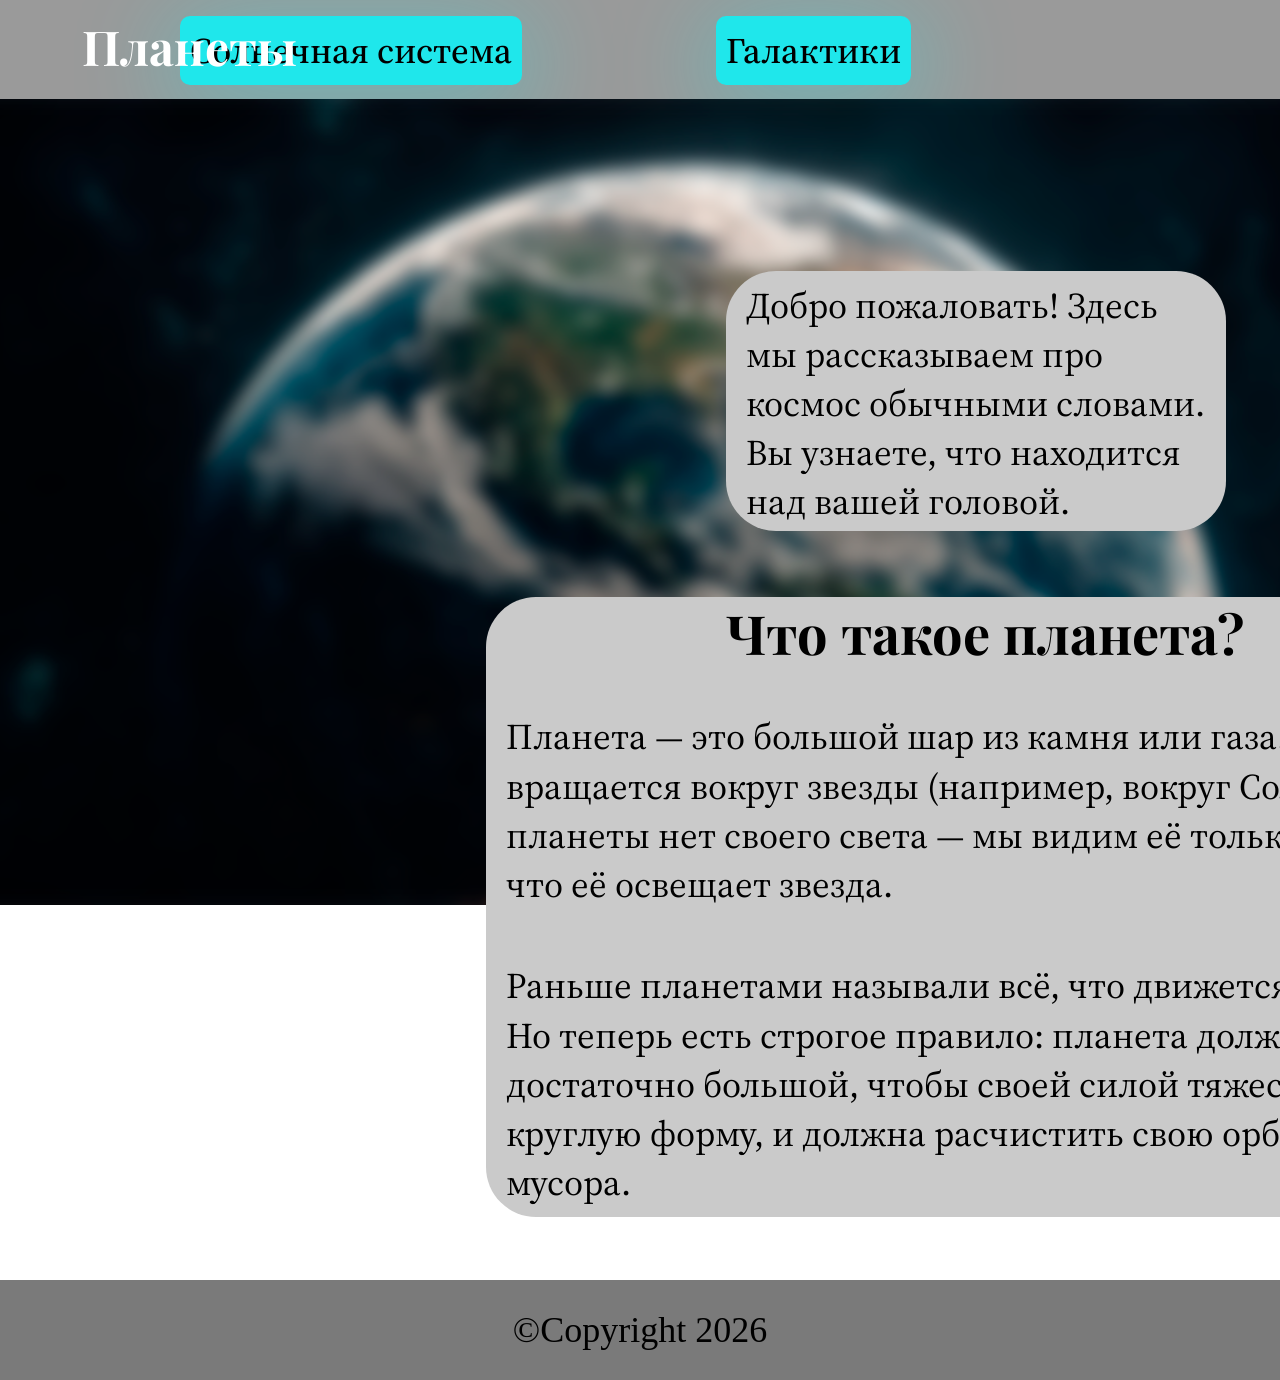
<file: index.html>
<!doctype html>
<html lang="ru">
  <head>
    <meta charset="UTF-8" />
    <meta name="viewport" content="width=device-width, initial-scale=1.0" />
    <title>Планеты</title>
    <link rel="stylesheet" href="style.css" />
    <!-- Yandex.Metrika counter -->
    <script type="text/javascript">
    (function(m,e,t,r,i,k,a){
        m[i]=m[i]||function(){(m[i].a=m[i].a||[]).push(arguments)};
        m[i].l=1*new Date();
        for (var j = 0; j < document.scripts.length; j++) {if (document.scripts[j].src === r) { return; }}
        k=e.createElement(t),a=e.getElementsByTagName(t)[0],k.async=1,k.src=r,a.parentNode.insertBefore(k,a)
    })(window, document,'script','https://mc.yandex.ru/metrika/tag.js?id=110861247', 'ym');

    ym(110861247, 'init', {ssr:true, webvisor:true, clickmap:true, ecommerce:"dataLayer", referrer: document.referrer, url: location.href, accurateTrackBounce:true, trackLinks:true});
    </script>
    <noscript><div><img src="https://mc.yandex.ru/watch/110861247" style="position:absolute; left:-9999px;" alt="" /></div></noscript>
    <!-- /Yandex.Metrika counter -->
  </head>
  <body>
    <header>
      <div class="logo">Планеты</div>
      <nav>
        <a href="sunsystem.html">Солнечная система</a>
        <a href="galaxy.html">Галактики</a>
      </nav>
    </header>
    <main>
      <img id="bg" src="images\background.svg" alt="фоновое изображение" />
      <article id="article1">
        <p>
          Добро пожаловать! Здесь мы рассказываем про космос обычными словами.
          Вы узнаете, что находится над вашей головой.
        </p>
      </article>
      <article id="article2">
        <h1>Что такое планета?</h1>
        <p>
          ᅟПланета — это большой шар из камня или газа. Он вращается вокруг
          звезды (например, вокруг Солнца). У планеты нет своего света — мы
          видим её только потому, что её освещает звезда.
        </p>
        <p>
          ᅟРаньше планетами называли всё, что движется по небу. Но теперь есть
          строгое правило: планета должна быть достаточно большой, чтобы своей
          силой тяжести сделать круглую форму, и должна расчистить свою орбиту
          от мусора.
        </p>
      </article>
    </main>
    <footer>
      <p>&copy;Copyright 2026</p>
    </footer>
  </body>
</html>
</file>
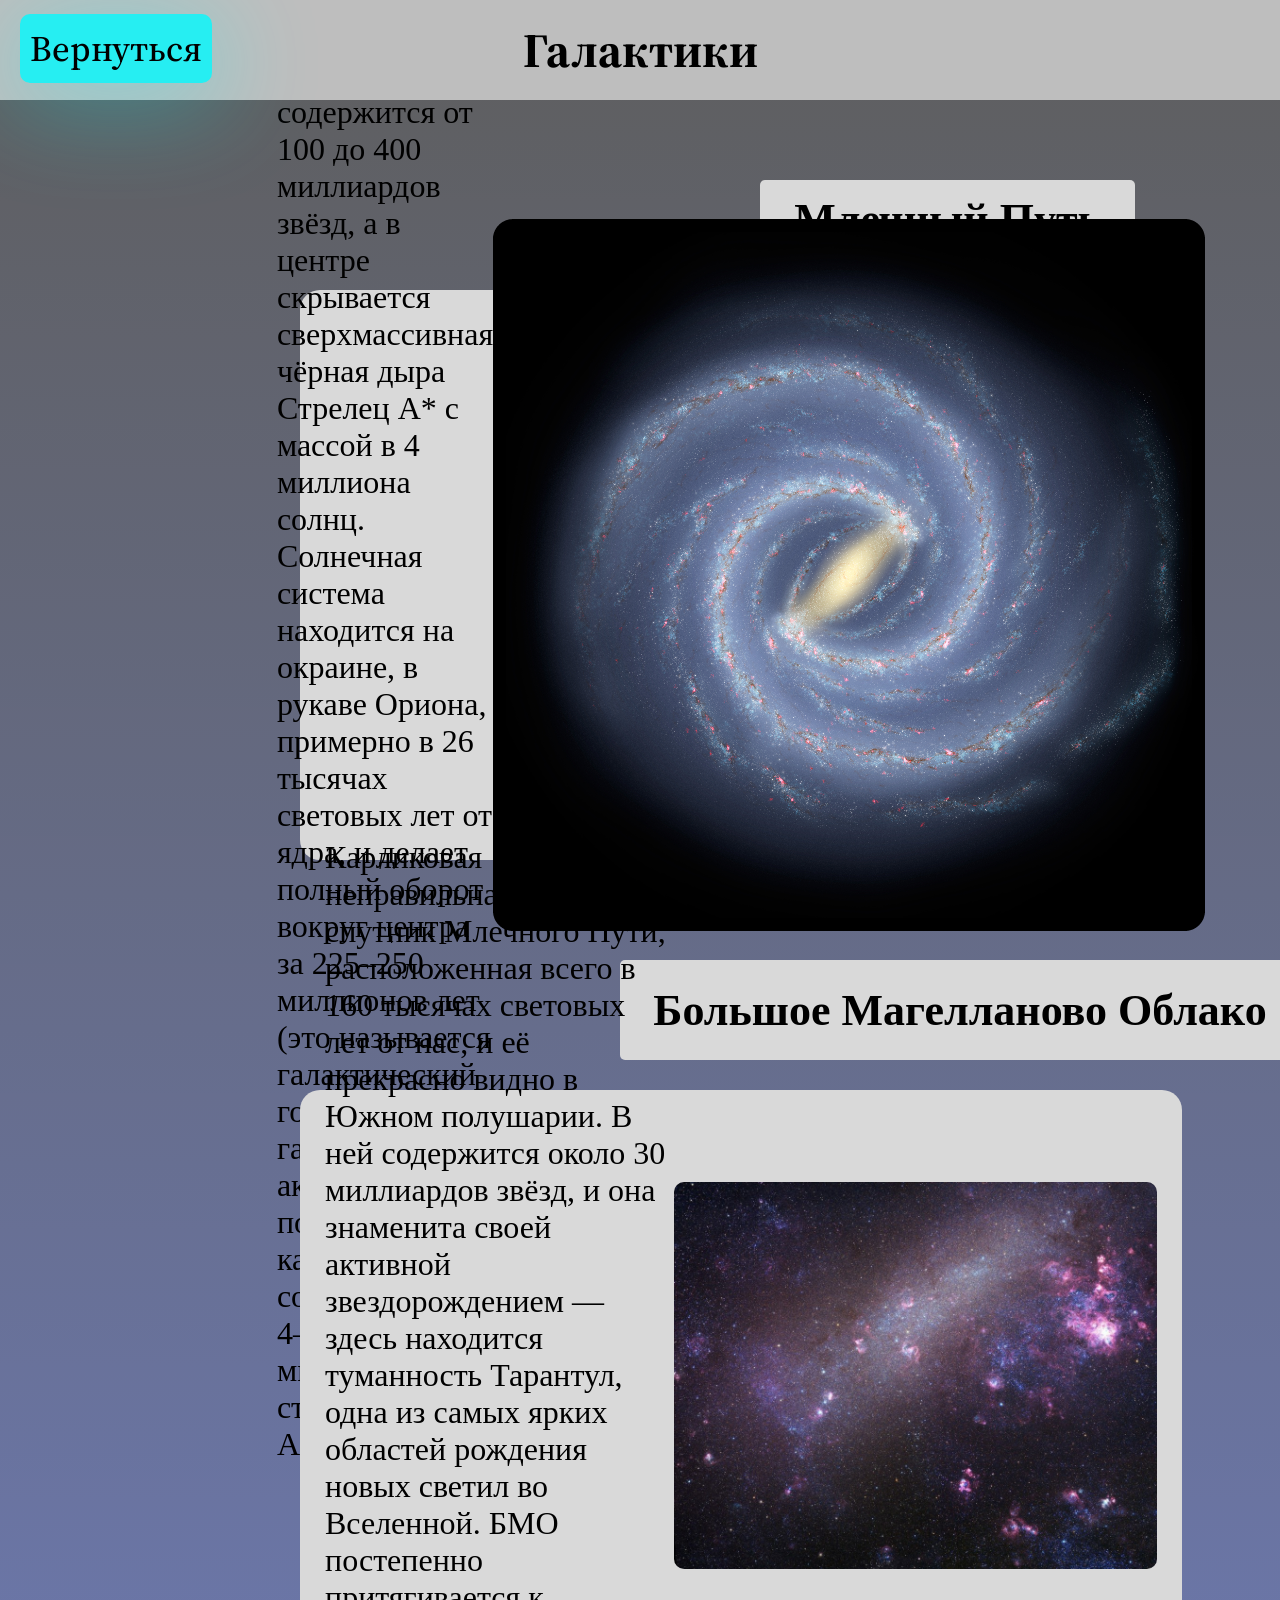
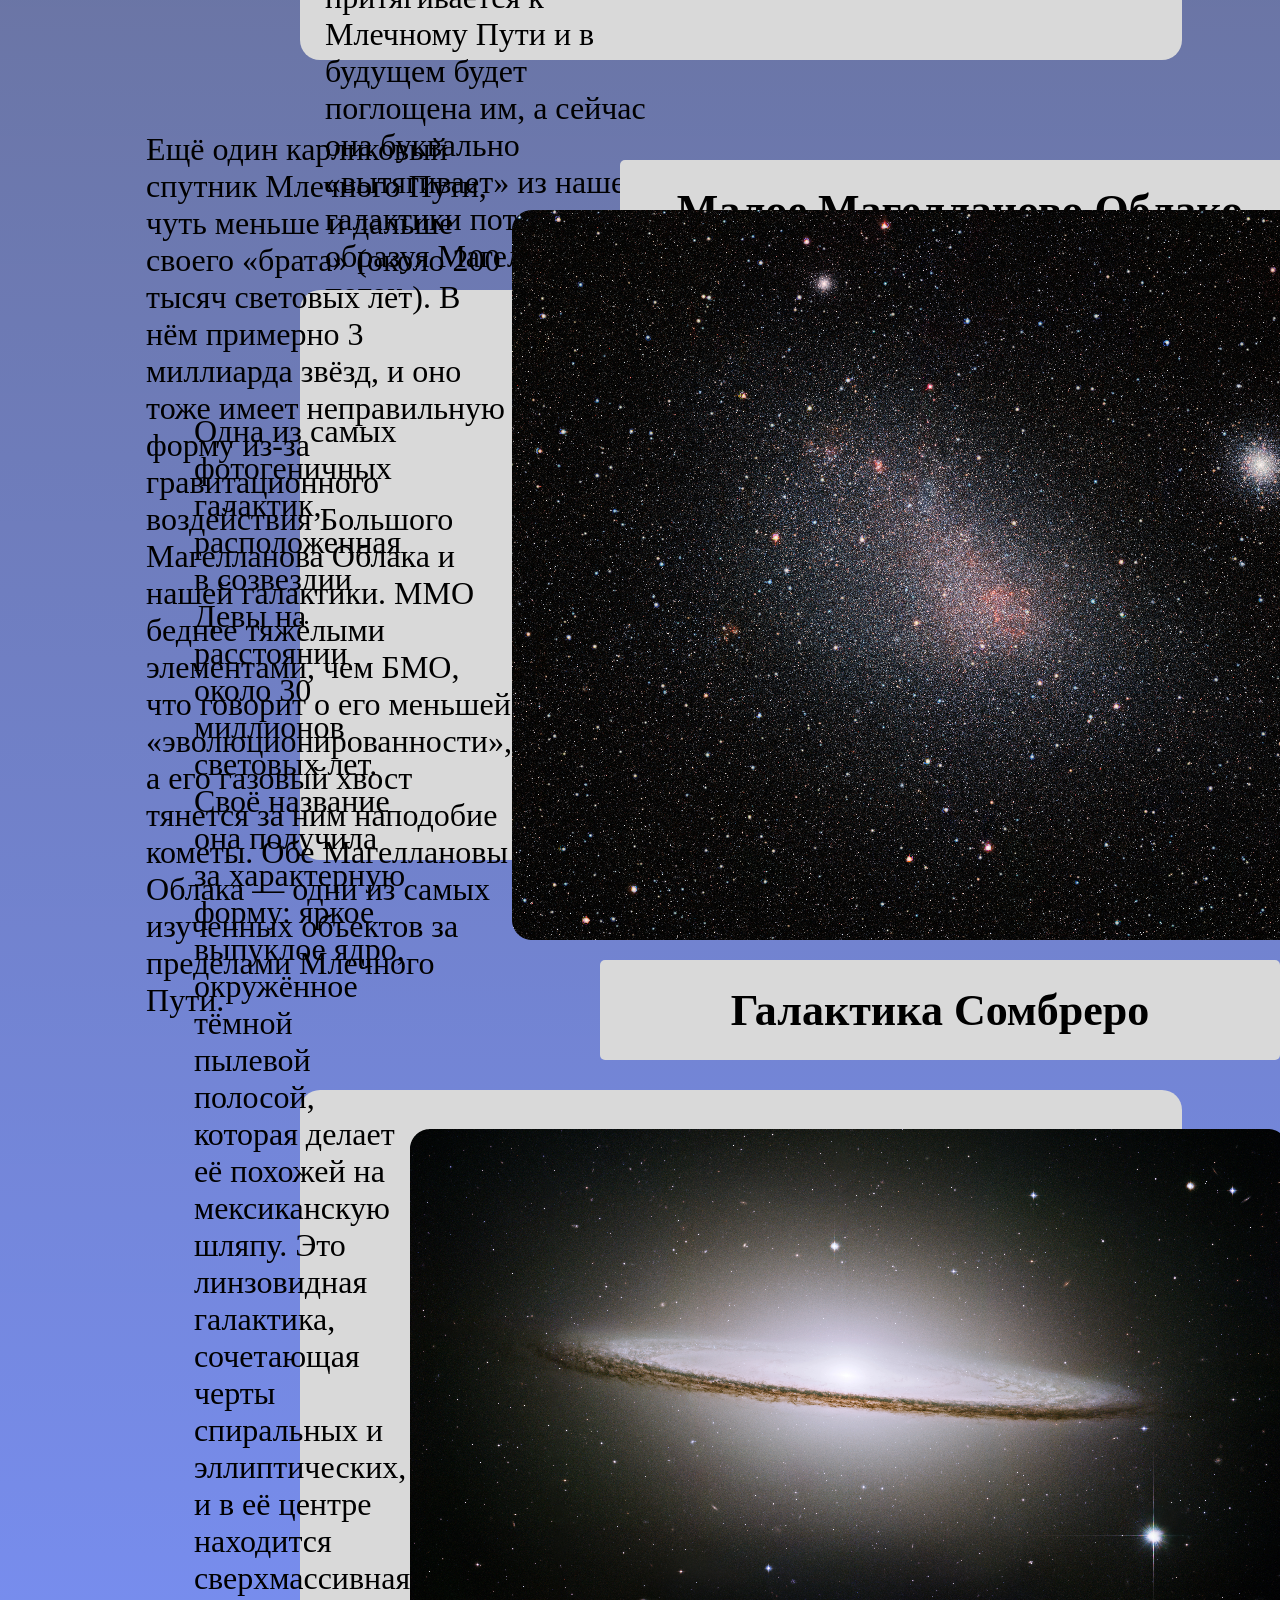
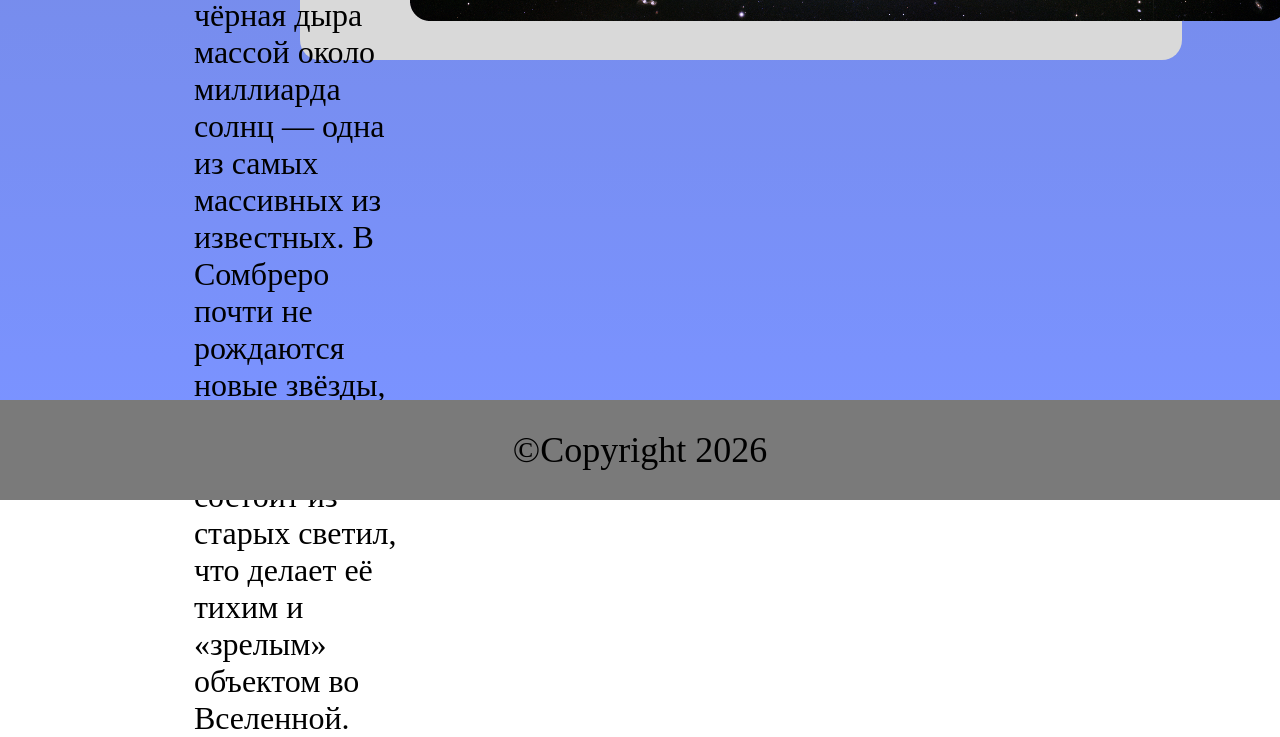
<file: galaxy.html>
<!doctype html>
<html lang="ru">
  <head>
    <meta charset="UTF-8" />
    <meta name="viewport" content="width=device-width, initial-scale=1.0" />
    <title>Планеты - солнечная система</title>
    <link rel="stylesheet" href="style3.css" />
  </head>
  <body>
    <header>
      <a href="index.html">Вернуться</a>
      <div class="logo">Галактики</div>
    </header>
    <main>
      <article id="article1">
        <h1>Млечный Путь</h1>
        <p>
          Наша родная галактика, огромная спираль с перемычкой (баром) в центре,
          диаметром около 100 тысяч световых лет. В ней содержится от 100 до 400
          миллиардов звёзд, а в центре скрывается сверхмассивная чёрная дыра
          Стрелец А* с массой в 4 миллиона солнц. Солнечная система находится на
          окраине, в рукаве Ориона, примерно в 26 тысячах световых лет от ядра,
          и делает полный оборот вокруг центра за 225–250 миллионов лет (это
          называется галактический год). Наша галактика активно поглощает
          карликовых соседей и через 4–5 миллиардов лет столкнётся с Андромедой.
          <img src="images/image 10.png" />
        </p>
      </article>
      <article id="article2">
        <h1>Большое Магелланово Облако</h1>
        <p>
          Карликовая неправильная галактика-спутник Млечного Пути, расположенная
          всего в 160 тысячах световых лет от нас, и её прекрасно видно в Южном
          полушарии. В ней содержится около 30 миллиардов звёзд, и она знаменита
          своей активной звездорождением — здесь находится туманность Тарантул,
          одна из самых ярких областей рождения новых светил во Вселенной. БМО
          постепенно притягивается к Млечному Пути и в будущем будет поглощена
          им, а сейчас она буквально «вытягивает» из нашей галактики потоки
          газа, образуя Магелланов поток. <img src="images/image 11.svg" />
        </p>
      </article>
      <article id="article3">
        <h1>Малое Магелланово Облако</h1>
        <p>
          Ещё один карликовый спутник Млечного Пути, чуть меньше и дальше своего
          «брата» (около 200 тысяч световых лет). В нём примерно 3 миллиарда
          звёзд, и оно тоже имеет неправильную форму из-за гравитационного
          воздействия Большого Магелланова Облака и нашей галактики. ММО беднее
          тяжёлыми элементами, чем БМО, что говорит о его меньшей
          «эволюционированности», а его газовый хвост тянется за ним наподобие
          кометы. Обе Магеллановы Облака — одни из самых изученных объектов за
          пределами Млечного Пути. <img src="images/image 12.png" />
        </p>
      </article>
      <article id="article4">
        <h1>Галактика Сомбреро</h1>
        <p>
          Одна из самых фотогеничных галактик, расположенная в созвездии Девы на
          расстоянии около 30 миллионов световых лет. Своё название она получила
          за характерную форму: яркое выпуклое ядро, окружённое тёмной пылевой
          полосой, которая делает её похожей на мексиканскую шляпу. Это
          линзовидная галактика, сочетающая черты спиральных и эллиптических, и
          в её центре находится сверхмассивная чёрная дыра массой около
          миллиарда солнц — одна из самых массивных из известных. В Сомбреро
          почти не рождаются новые звёзды, и она в основном состоит из старых
          светил, что делает её тихим и «зрелым» объектом во Вселенной.
          <img src="images/image 13.png" />
        </p>
      </article>
    </main>
    <footer>
      <p>&copy;Copyright 2026</p>
    </footer>
  </body>
</html>
</file>
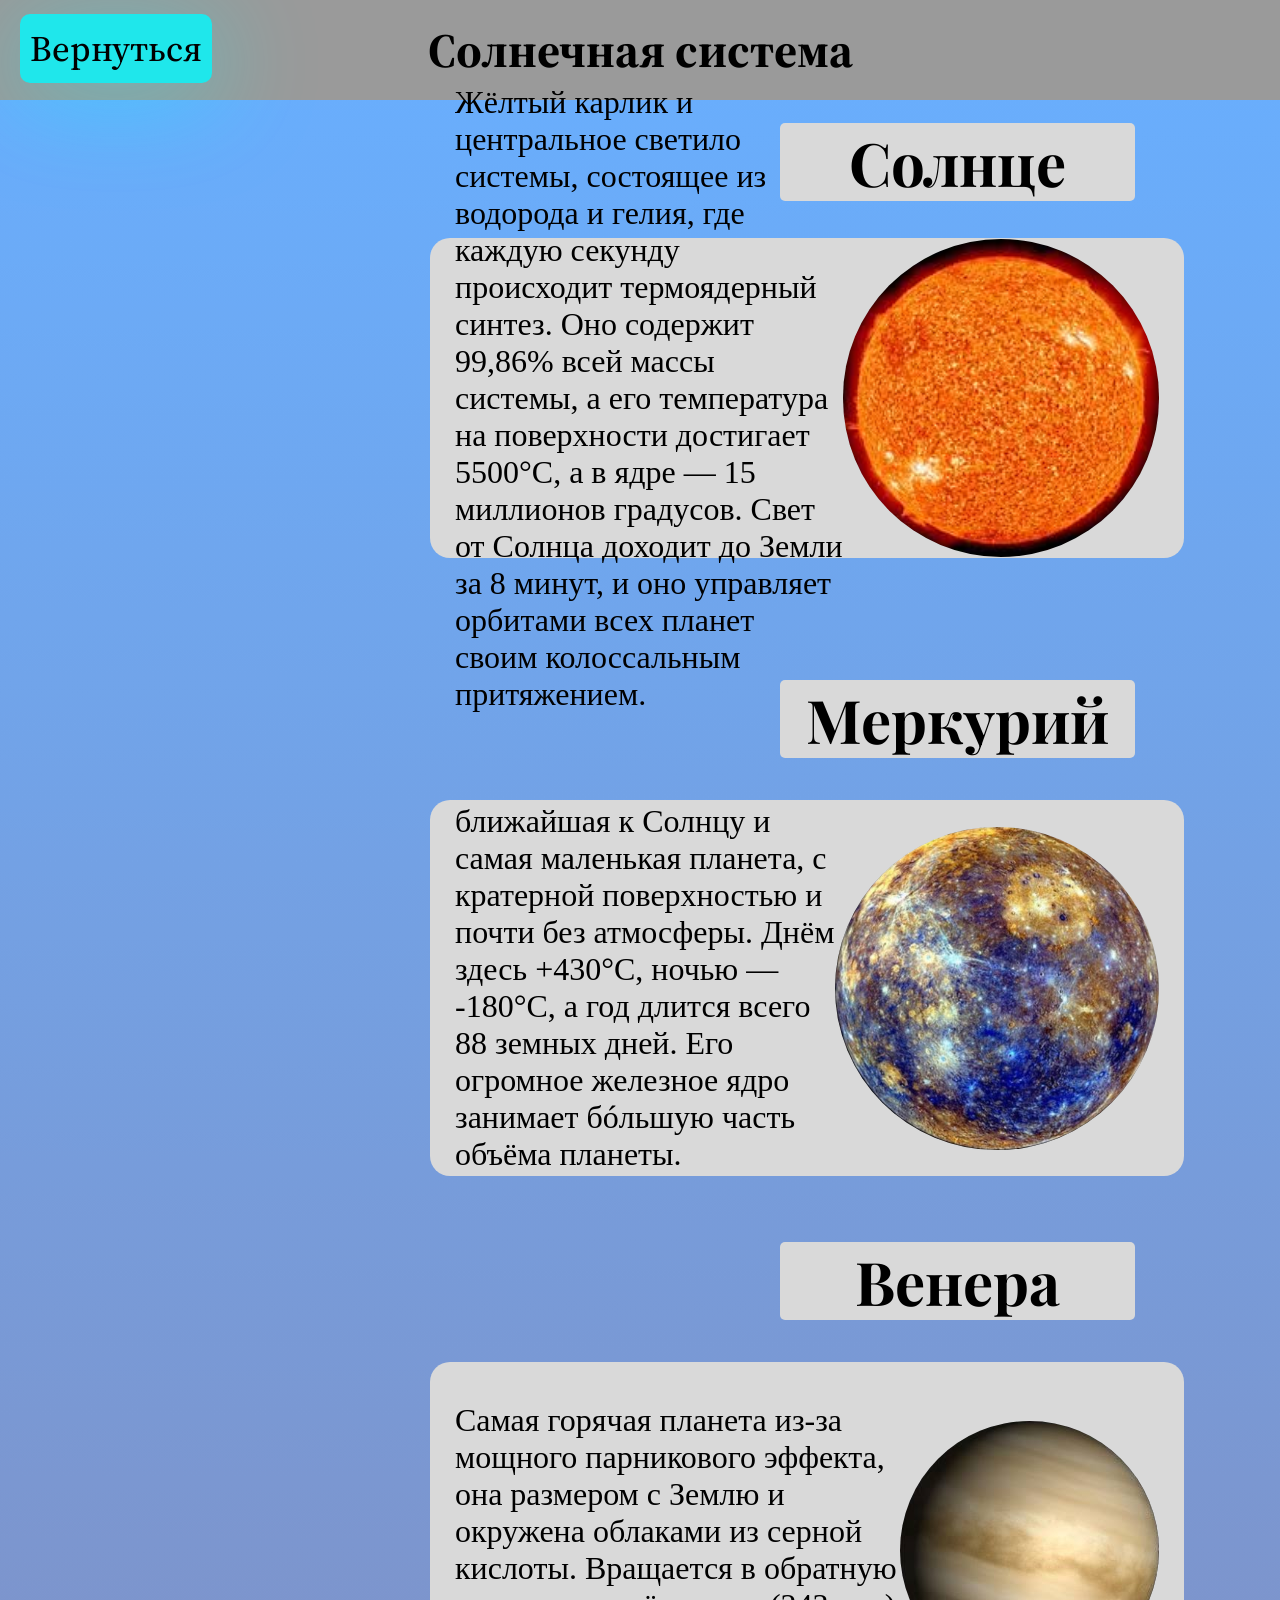
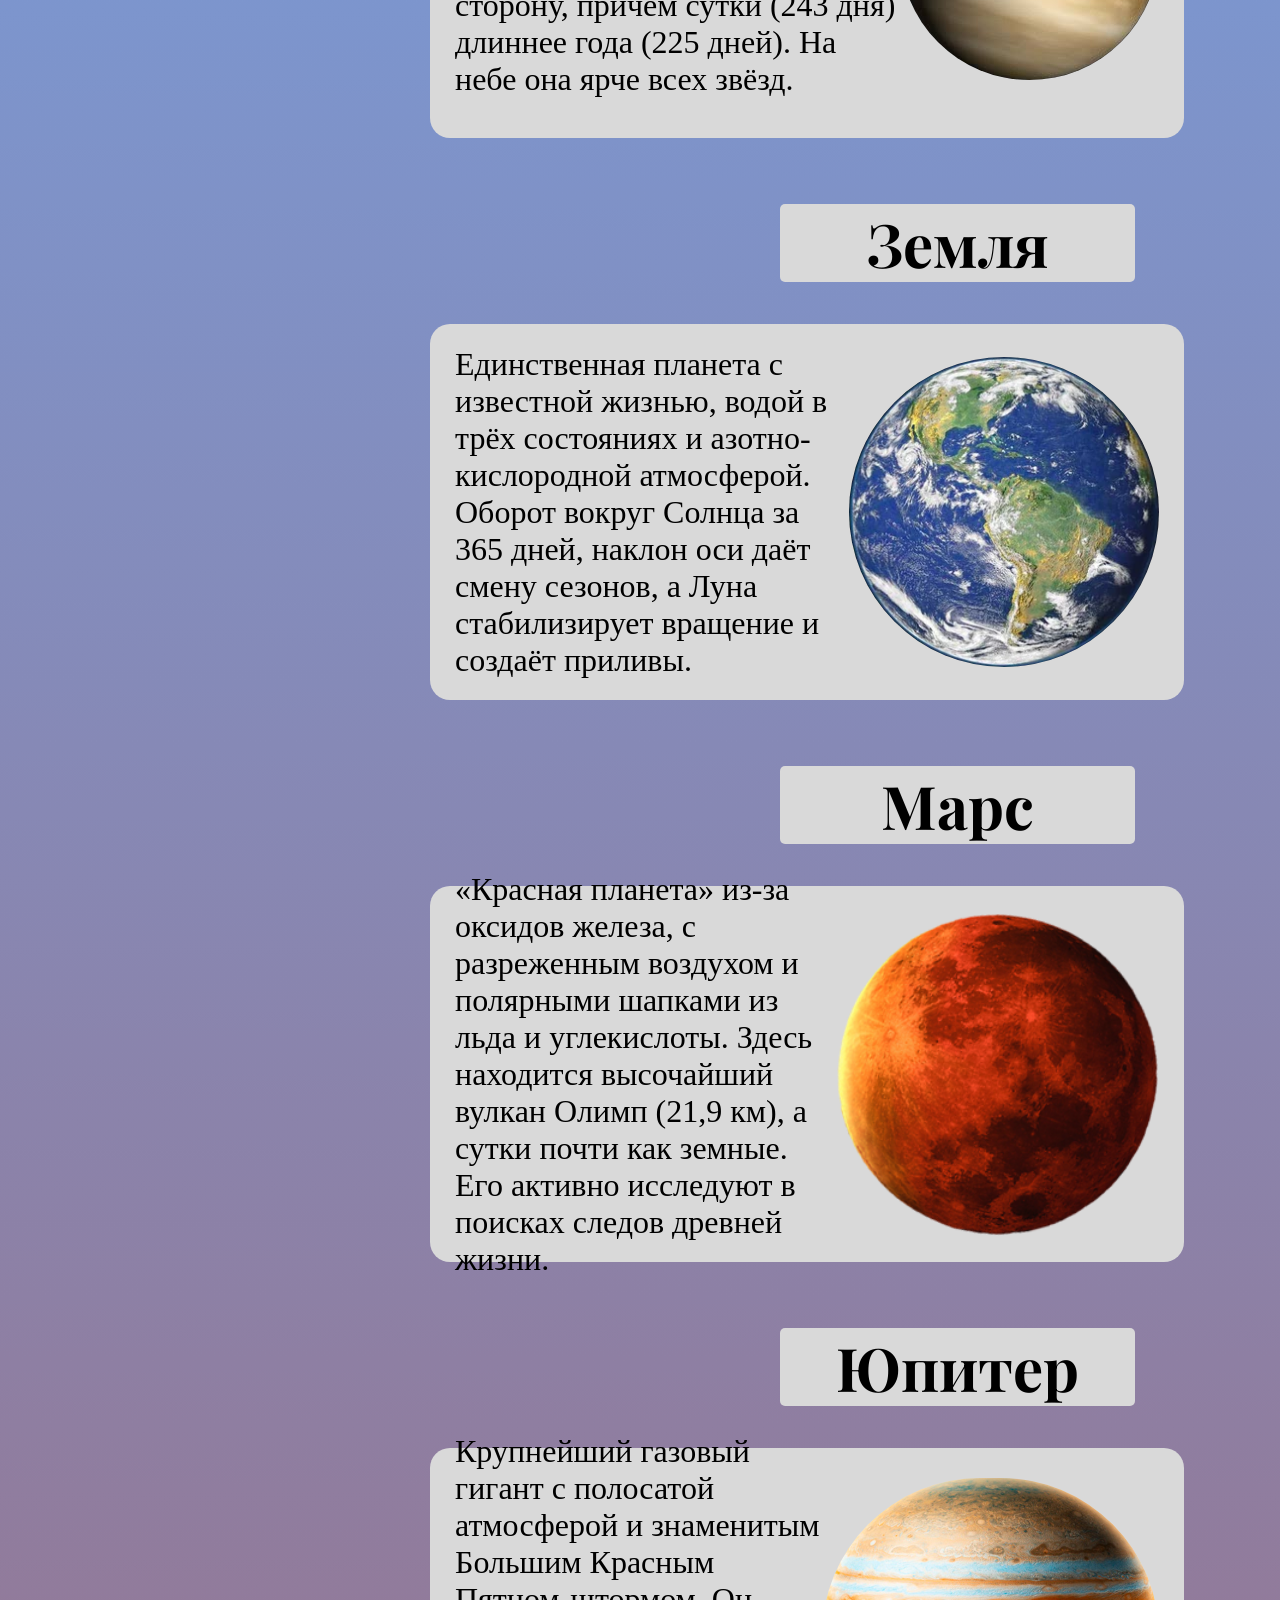
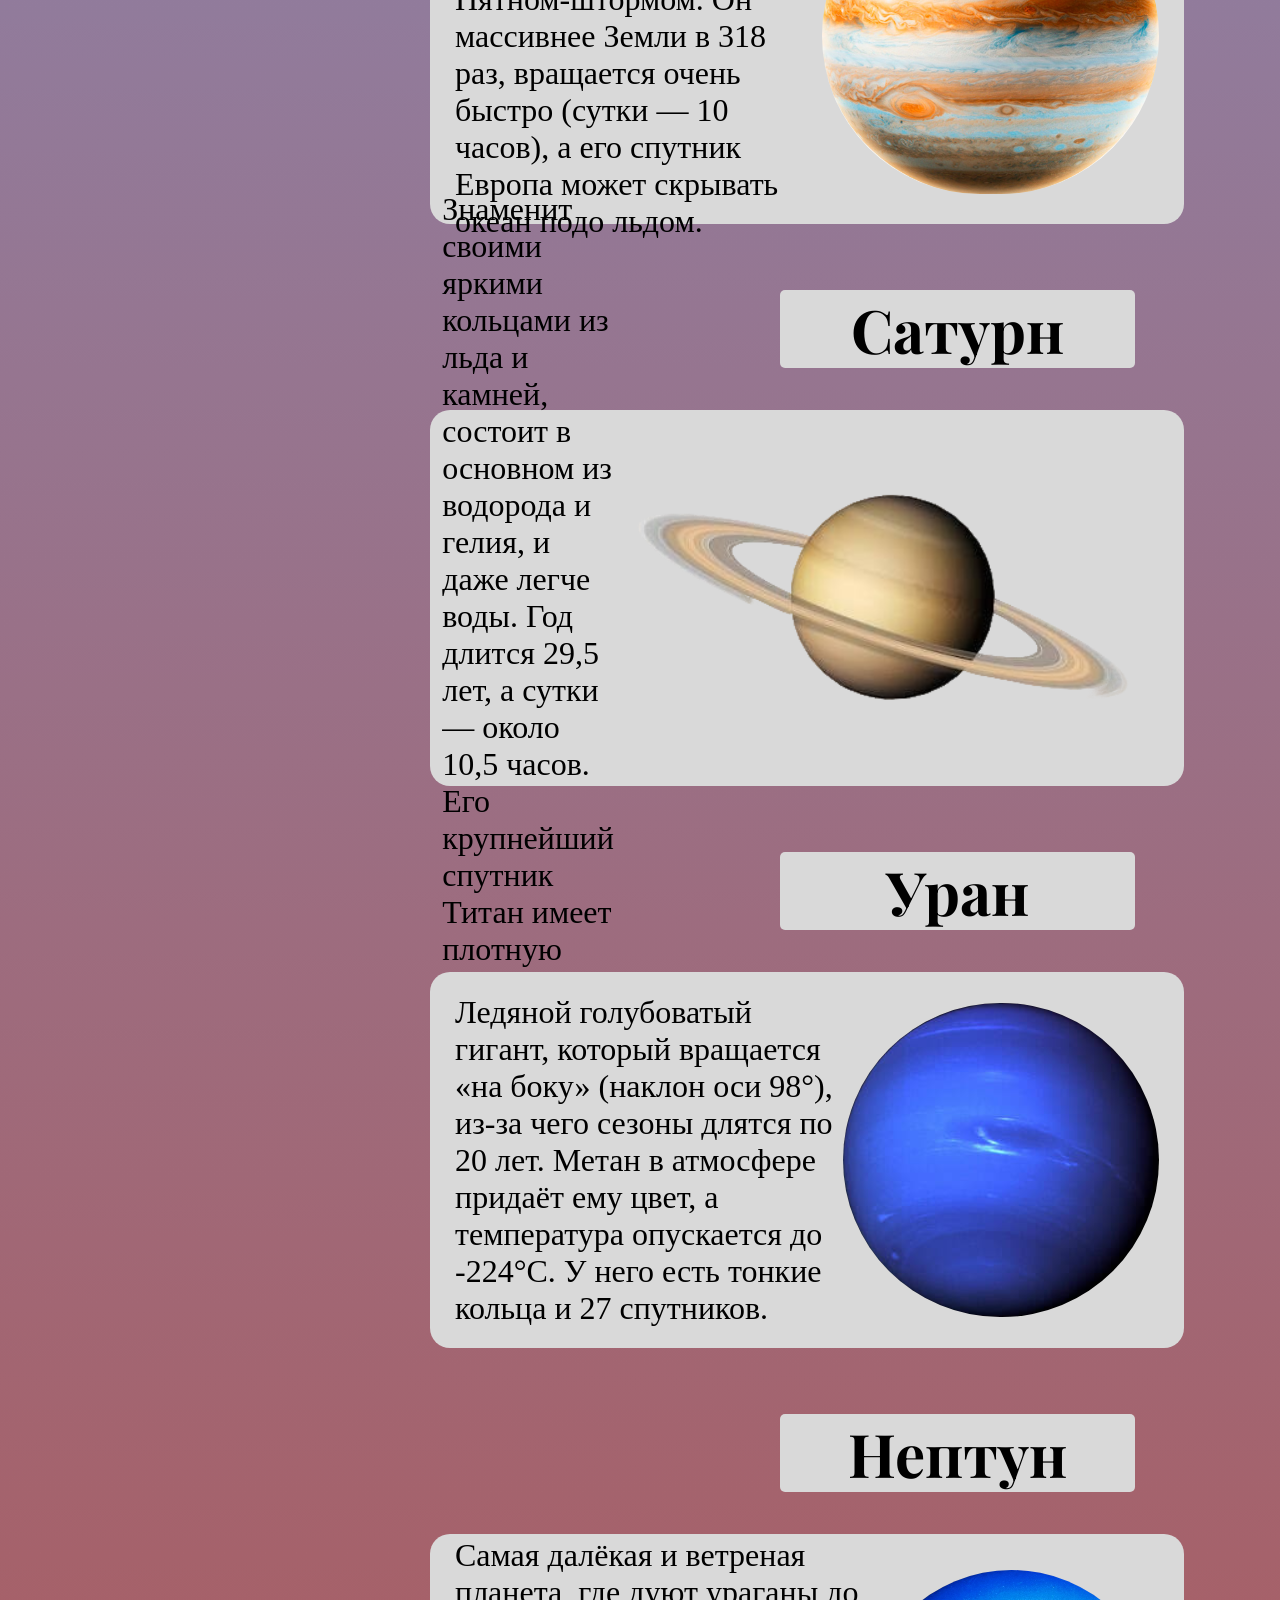
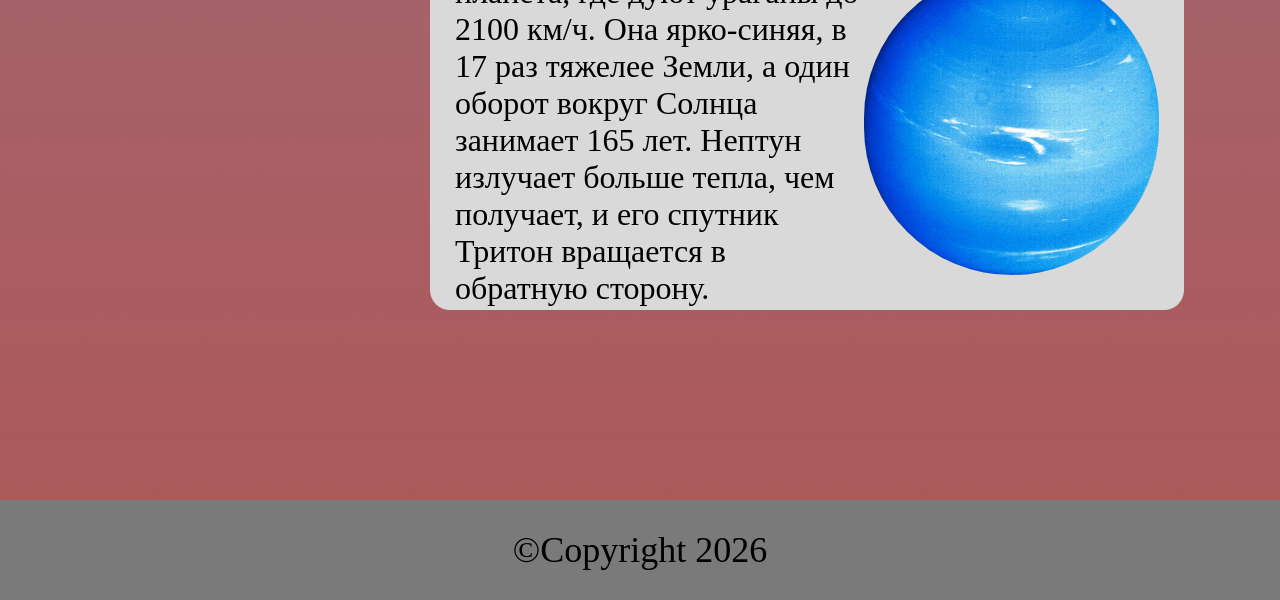
<file: sunsystem.html>
<!doctype html>
<html lang="ru">
  <head>
    <meta charset="UTF-8" />
    <meta name="viewport" content="width=device-width, initial-scale=1.0" />
    <title>Планеты - солнечная система</title>
    <link rel="stylesheet" href="style2.css" />
  </head>
  <body>
    <header>
      <a href="index.html">Вернуться</a>
      <div class="logo">Солнечная система</div>
    </header>
    <main>
      <article id="article1">
        <h1>Солнце</h1>
        <p>
          Жёлтый карлик и центральное светило системы, состоящее из водорода и
          гелия, где каждую секунду происходит термоядерный синтез. Оно содержит
          99,86% всей массы системы, а его температура на поверхности достигает
          5500°C, а в ядре — 15 миллионов градусов. Свет от Солнца доходит до
          Земли за 8 минут, и оно управляет орбитами всех планет своим
          колоссальным притяжением.<img src="images\image 1.svg" />
        </p>
      </article>
      <article id="article2">
        <h1>Меркурий</h1>
        <p>
          ближайшая к Солнцу и самая маленькая планета, с кратерной поверхностью
          и почти без атмосферы. Днём здесь +430°C, ночью — -180°C, а год длится
          всего 88 земных дней. Его огромное железное ядро занимает бóльшую
          часть объёма планеты. <img src="images\image 2.svg" />
        </p>
      </article>
      <article id="article3">
        <h1>Венера</h1>
        <p>
          Самая горячая планета из-за мощного парникового эффекта, она размером
          с Землю и окружена облаками из серной кислоты. Вращается в обратную
          сторону, причём сутки (243 дня) длиннее года (225 дней). На небе она
          ярче всех звёзд. <img src="images\image 3.svg" />
        </p>
      </article>
      <article id="article4">
        <h1>Земля</h1>
        <p>
          Единственная планета с известной жизнью, водой в трёх состояниях и
          азотно-кислородной атмосферой. Оборот вокруг Солнца за 365 дней,
          наклон оси даёт смену сезонов, а Луна стабилизирует вращение и создаёт
          приливы. <img src="images\image 4.svg" />
        </p>
      </article>
      <article id="article5">
        <h1>Марс</h1>
        <p>
          «Красная планета» из-за оксидов железа, с разреженным воздухом и
          полярными шапками из льда и углекислоты. Здесь находится высочайший
          вулкан Олимп (21,9 км), а сутки почти как земные. Его активно
          исследуют в поисках следов древней жизни.<img
            src="images\image 5.svg"
          />
        </p>
      </article>
      <article id="article6">
        <h1>Юпитер</h1>
        <p>
          Крупнейший газовый гигант с полосатой атмосферой и знаменитым Большим
          Красным Пятном-штормом. Он массивнее Земли в 318 раз, вращается очень
          быстро (сутки — 10 часов), а его спутник Европа может скрывать океан
          подо льдом. <img src="images\image 6.svg" />
        </p>
      </article>
      <article id="article7">
        <h1>Сатурн</h1>
        <p>
          Знаменит своими яркими кольцами из льда и камней, состоит в основном
          из водорода и гелия, и даже легче воды. Год длится 29,5 лет, а сутки —
          около 10,5 часов. Его крупнейший спутник Титан имеет плотную
          атмосферу<img src="images\image 7.svg" />
        </p>
      </article>
      <article id="article8">
        <h1>Уран</h1>
        <p>
          Ледяной голубоватый гигант, который вращается «на боку» (наклон оси
          98°), из-за чего сезоны длятся по 20 лет. Метан в атмосфере придаёт
          ему цвет, а температура опускается до -224°C. У него есть тонкие
          кольца и 27 спутников.<img src="images\image 8.svg" />
        </p>
      </article>
      <article id="article9">
        <h1>Нептун</h1>
        <p>
          Самая далёкая и ветреная планета, где дуют ураганы до 2100 км/ч. Она
          ярко-синяя, в 17 раз тяжелее Земли, а один оборот вокруг Солнца
          занимает 165 лет. Нептун излучает больше тепла, чем получает, и его
          спутник Тритон вращается в обратную сторону.<img
            src="images\image 9.svg"
          />
        </p>
      </article>
    </main>
    <footer>
      <p>&copy;Copyright 2026</p>
    </footer>
  </body>
</html>
</file>
<file: style.css>
@import url("https://fonts.googleapis.com/css2?family=Playfair+Display:ital,wght@0,400..900;1,400..900&family=Source+Serif+4:ital,opsz,wght@0,8..60,200..900;1,8..60,200..900&display=swap");
* {
  margin: 0;
}
header {
  position: absolute;
  display: flex;
  align-items: center;
  justify-content: space-around;
  width: 100%;
  height: 100px;
  left: 0;
  top: 0;
  background: #9a9a9a;
}
header a {
  margin-right: 190px;
  font-weight: 500;
  font-size: 36px;
  color: inherit;
  text-decoration: none;
  box-shadow: 0px 14px 100px 9px rgba(0, 251, 255, 0.3);
  background-color: rgba(0, 251, 255, 0.8);
  padding: 10px 10px;
  border-radius: 10px;
  font-family: "Source Serif 4", serif;
}
.logo {
  position: absolute;
  width: 352px;
  height: 109px;
  left: 82px;
  top: 17px;
  font-family: "Playfair Display", serif;
  font-style: normal;
  font-weight: 700;
  font-size: 48px;
  line-height: 58px;
  color: #ffffff;
}

main {
  position: absolute;
  width: 100%;
  height: 100%;
  left: -4px;
  top: 99px;
  font-family: "Source Serif 4", serif;
}

footer {
  position: absolute;
  width: 100%;
  height: 100px;
  left: 0px;
  top: 1280px;
  background-color: #7a7a7a;
  display: flex;
  justify-content: center;
  align-items: center;
}
footer p {
  font-size: 36px;
}
#bg {
  width: 110%;
  background-size: cover;
  background-position: center;
  background-repeat: no-repeat;
}

#article1 {
  position: absolute;
  width: 500px;
  height: 260px;
  left: 730px;
  top: 172px;
  background-color: #9a9a9a;
  border-radius: 50px;
  font-size: 36px;
  background-color: #cacaca;
}
#article1 p {
  padding: 10px 20px;
}
#article2 p {
  padding: 10px 20px;
}
#article2 {
  background-color: #cacaca;
  position: absolute;
  width: 997px;
  height: 620px;
  left: 490px;
  top: 498px;
  border-radius: 50px;
  font-size: 36px;
  display: flex;
  justify-content: space-between;
  flex-direction: column;
}

h1 {
  display: flex;
  justify-content: center;
  font-family: "Playfair Display", serif;

}
</file>
<file: style3.css>
@import url("https://fonts.googleapis.com/css2?family=Playfair+Display:ital,wght@0,400..900;1,400..900&family=Source+Serif+4:ital,opsz,wght@0,8..60,200..900;1,8..60,200..900&display=swap");
* {
  margin: 0;
  z-index: 2;
}
header {
  position: absolute;
  width: 100%;
  height: 100px;
  background: #bebebe;
  display: flex;
  justify-content: center;
  align-items: center;
  
}

.logo {
  display: flex;
  justify-content: center;
  align-items: center;
  left: 82px;
  top: 17px;
  font-family: "Source Serif 4", serif;
  font-style: normal;
  font-weight: 700;
  font-size: 48px;
  line-height: 58px;
  color: #000000;
}
main {
  position: relative;
  width: 100%;
  height: 3600px;
  background: linear-gradient(
    180deg,
    rgba(0, 0, 0, 0.63) 0%,
    rgba(0, 47, 255, 0.52) 100%
  );
  z-index: 0;
}
footer {
  position: absolute;
  width: 100%;
  height: 100px;
  left: 0px;
  top: 5300px;
  background-color: #7a7a7a;
  display: flex;        
  justify-content: center;
  align-items: center;
}

footer p {
  font-size: 36px;
}

#article1 h1 {
  position: absolute;
  width: 375px;
  height: 78px;
  left: 760px;
  top: 180px;
  display: flex;
  justify-content: center;
  align-items: center;
  background: #d9d9d9;
  border-radius: 5px;
  font-size: 44px;
}
#article1 p {
  position: absolute;
  width: 1270px;
  height: 400px;
  left: 120px;
  top: 227px;
  background: #d9d9d9;
  border-radius: 20px;
  position: absolute;
  width: 65%;
  height: 570px;
  left: 300px;
  top: 290px;
  font-family: "Gruppo";
  font-style: normal;
  font-weight: 400;
  font-size: 32px;
  line-height: 37px;
  display: flex;
  justify-content: center;
  align-items: center;
  color: #000000;
  padding: 0 25px;
}

#article2 h1 {
  position: absolute;
  width: 680px;
  height: 100px;
  left: 620px;
  top: 960px;
  display: flex;
  justify-content: center;
  align-items: center;
  background: #d9d9d9;
  border-radius: 5px;
  font-size: 44px;
}
#article2 p {
  position: absolute;
  width: 1270px;
  height: 400px;
  left: 120px;
  top: 227px;
  background: #d9d9d9;
  border-radius: 20px;
  position: absolute;
  width: 65%;
  height: 570px;
  left: 300px;
  top: 1090px;
  font-family: "Gruppo";
  font-style: normal;
  font-weight: 400;
  font-size: 32px;
  line-height: 37px;
  display: flex;
  justify-content: center;
  align-items: center;
  color: #000000;
  padding: 0 25px;
}

#article3 h1 {
  position: absolute;
  width: 680px;
  height: 100px;
  left: 620px;
  top: 1760px;
  display: flex;
  justify-content: center;
  align-items: center;
  background: #d9d9d9;
  border-radius: 5px;
  font-size: 44px;
}
#article3 p {
  position: absolute;
  width: 1270px;
  height: 400px;
  left: 120px;
  top: 227px;
  background: #d9d9d9;
  border-radius: 20px;
  position: absolute;
  width: 65%;
  height: 570px;
  left: 300px;
  top: 1890px;
  font-family: "Gruppo";
  font-style: normal;
  font-weight: 400;
  font-size: 32px;
  line-height: 37px;
  display: flex;
  justify-content: center;
  align-items: center;
  color: #000000;
  padding: 0 25px;
}

#article4 h1 {
  position: absolute;
  width: 680px;
  height: 100px;
  left: 600px;
  top: 2560px;
  display: flex;
  justify-content: center;
  align-items: center;
  background: #d9d9d9;
  border-radius: 5px;
  font-size: 44px;
}
#article4 p {
  position: absolute;
  width: 1270px;
  height: 400px;
  left: 120px;
  top: 227px;
  background: #d9d9d9;
  border-radius: 20px;
  position: absolute;
  width: 65%;
  height: 570px;
  left: 300px;
  top: 2690px;
  font-family: "Gruppo";
  font-style: normal;
  font-weight: 400;
  font-size: 32px;
  line-height: 37px;
  display: flex;
  justify-content: center;
  align-items: center;
  color: #000000;
  padding: 0 25px;
}

footer {
  position: absolute;
  width: 100%;
  height: 100px;
  left: 0px;
  top: 3600px;
  background-color: #7a7a7a;
  display: flex;
  justify-content: center;
  align-items: center;
}

footer p {
  font-size: 36px;
}
header a{
  font-weight: 500;
  font-size: 36px;
  color: inherit;
  text-decoration: none;
  box-shadow: 0px 14px 100px 9px rgba(0, 251, 255, 0.3);
  background-color: rgba(0, 251, 255, 0.8);
  padding: 10px 10px;
  border-radius: 10px;
  font-family: "Source Serif 4", serif;
  position: absolute;
  top: 14px;
  left: 20px;
}
</file>
<file: style2.css>
@import url("https://fonts.googleapis.com/css2?family=Playfair+Display:ital,wght@0,400..900;1,400..900&family=Source+Serif+4:ital,opsz,wght@0,8..60,200..900;1,8..60,200..900&display=swap");
* {
  margin: 0;
  z-index: 2;
}
header {
  position: absolute;
  width: 100%;
  height: 100px;
  background: #9a9a9a;
  display: flex;
  justify-content: center;
  align-items: center;
  
}

.logo {
  font-family: "Source Serif 4", serif;
  font-style: normal;
  font-weight: 700;
  font-size: 48px;
  line-height: 58px;
  color: #000000;
}

body {
  position: relative;
  width: 100%;
  height: 5372px;
  background: linear-gradient(180deg, #68afff 0%, #ad5858 100%);
  z-index: 0;
}
#article1 h1 {
  position: absolute;
  width: 355px;
  height: 78px;
  left: 780px;
  top: 123px;
  display: flex;
  justify-content: center;
  align-items: center;
  background: #d9d9d9;
  border-radius: 5px;
  font-size: 60px;
}
#article1 p {
  position: absolute;
  width: 1270px;
  height: 417px;
  left: 120px;
  top: 227px;
  background: #d9d9d9;
  border-radius: 20px;
  position: absolute;
  width: 55%;
  height: 320px;
  left: 430px;
  top: 238px;
  font-family: "Gruppo";
  font-style: normal;
  font-weight: 400;
  font-size: 32px;
  line-height: 37px;
  display: flex;
  justify-content: center;
  align-items: center;
  color: #000000;
  padding: 0 25px;
}

#article2 h1 {
  position: absolute;
  width: 355px;
  height: 78px;
  left: 780px;
  top: 680px;
  display: flex;
  justify-content: center;
  align-items: center;
  background: #d9d9d9;
  border-radius: 5px;
  font-size: 60px;
}
#article2 p {
  position: absolute;
  width: 1270px;
  height: 417px;
  left: 120px;
  top: 600px;
  background: #d9d9d9;
  border-radius: 20px;
  position: absolute;
  width: 55%;
  height: 376px;
  left: 430px;
  top: 800px;
  font-family: "Gruppo";
  font-style: normal;
  font-weight: 400;
  font-size: 32px;
  line-height: 37px;
  display: flex;
  justify-content: center;
  align-items: center;
  color: #000000;
  padding: 0 25px;
}
#article3 h1 {
  position: absolute;
  width: 355px;
  height: 78px;
  left: 780px;
  top: 1242px;
  display: flex;
  justify-content: center;
  align-items: center;
  background: #d9d9d9;
  border-radius: 5px;
  font-size: 60px;
}
#article3 p {
  position: absolute;
  width: 1270px;
  height: 417px;
  left: 120px;
  top: 600px;
  background: #d9d9d9;
  border-radius: 20px;
  position: absolute;
  width: 55%;
  height: 376px;
  left: 430px;
  top: 1362px;
  font-family: "Gruppo";
  font-style: normal;
  font-weight: 400;
  font-size: 32px;
  line-height: 37px;
  display: flex;
  justify-content: center;
  align-items: center;
  color: #000000;
  padding: 0 25px;
}

#article4 h1 {
  position: absolute;
  width: 355px;
  height: 78px;
  left: 780px;
  top: 1804px;
  display: flex;
  justify-content: center;
  align-items: center;
  background: #d9d9d9;
  border-radius: 5px;
  font-size: 60px;
}
#article4 p {
  position: absolute;
  width: 1270px;
  height: 417px;
  left: 120px;
  top: 600px;
  background: #d9d9d9;
  border-radius: 20px;
  position: absolute;
  width: 55%;
  height: 376px;
  left: 430px;
  top: 1924px;
  font-family: "Gruppo";
  font-style: normal;
  font-weight: 400;
  font-size: 32px;
  line-height: 37px;
  display: flex;
  justify-content: center;
  align-items: center;
  color: #000000;
  padding: 0 25px;
}

#article5 h1 {
  position: absolute;
  width: 355px;
  height: 78px;
  left: 780px;
  top: 2366px;
  display: flex;
  justify-content: center;
  align-items: center;
  background: #d9d9d9;
  border-radius: 5px;
  font-size: 60px;
}
#article5 p {
  position: absolute;
  width: 1270px;
  height: 417px;
  left: 120px;
  top: 600px;
  background: #d9d9d9;
  border-radius: 20px;
  position: absolute;
  width: 55%;
  height: 376px;
  left: 430px;
  top: 2486px;
  font-family: "Gruppo";
  font-style: normal;
  font-weight: 400;
  font-size: 32px;
  line-height: 37px;
  display: flex;
  justify-content: center;
  align-items: center;
  color: #000000;
  padding: 0 25px;
}

#article6 h1 {
  position: absolute;
  width: 355px;
  height: 78px;
  left: 780px;
  top: 2928px;
  display: flex;
  justify-content: center;
  align-items: center;
  background: #d9d9d9;
  border-radius: 5px;
  font-size: 60px;
}
#article6 p {
  position: absolute;
  width: 1270px;
  height: 417px;
  left: 120px;
  top: 600px;
  background: #d9d9d9;
  border-radius: 20px;
  position: absolute;
  width: 55%;
  height: 376px;
  left: 430px;
  top: 3048px;
  font-family: "Gruppo";
  font-style: normal;
  font-weight: 400;
  font-size: 32px;
  line-height: 37px;
  display: flex;
  justify-content: center;
  align-items: center;
  color: #000000;
  padding: 0 25px;
}

#article7 h1 {
  position: absolute;
  width: 355px;
  height: 78px;
  left: 780px;
  top: 3490px;
  display: flex;
  justify-content: center;
  align-items: center;
  background: #d9d9d9;
  border-radius: 5px;
  font-size: 60px;
}
#article7 p {
  position: absolute;
  width: 1270px;
  height: 417px;
  left: 120px;
  top: 600px;
  background: #d9d9d9;
  border-radius: 20px;
  position: absolute;
  width: 55%;
  height: 376px;
  left: 430px;
  top: 3610px;
  font-family: "Gruppo";
  font-style: normal;
  font-weight: 400;
  font-size: 32px;
  line-height: 37px;
  display: flex;
  justify-content: center;
  align-items: center;
  color: #000000;
  padding: 0 25px;
}

#article8 h1 {
  position: absolute;
  width: 355px;
  height: 78px;
  left: 780px;
  top: 4052px;
  display: flex;
  justify-content: center;
  align-items: center;
  background: #d9d9d9;
  border-radius: 5px;
  font-size: 60px;
}
#article8 p {
  position: absolute;
  width: 1270px;
  height: 417px;
  left: 120px;
  top: 600px;
  background: #d9d9d9;
  border-radius: 20px;
  position: absolute;
  width: 55%;
  height: 376px;
  left: 430px;
  top: 4172px;
  font-family: "Gruppo";
  font-style: normal;
  font-weight: 400;
  font-size: 32px;
  line-height: 37px;
  display: flex;
  justify-content: center;
  align-items: center;
  color: #000000;
  padding: 0 25px;
}

#article9 h1 {
  position: absolute;
  width: 355px;
  height: 78px;
  left: 780px;
  top: 4614px;
  display: flex;
  justify-content: center;
  align-items: center;
  background: #d9d9d9;
  border-radius: 5px;
  font-size: 60px;
}
#article9 p {
  position: absolute;
  width: 1270px;
  height: 417px;
  left: 120px;
  top: 600px;
  background: #d9d9d9;
  border-radius: 20px;
  position: absolute;
  width: 55%;
  height: 376px;
  left: 430px;
  top: 4734px;
  font-family: "Gruppo";
  font-style: normal;
  font-weight: 400;
  font-size: 32px;
  line-height: 37px;
  display: flex;
  justify-content: center;
  align-items: center;
  color: #000000;
  padding: 0 25px;
}

footer {
  position: absolute;
  width: 100%;
  height: 100px;
  left: 0px;
  top: 5300px;
  background-color: #7a7a7a;
  display: flex;
  justify-content: center;
  align-items: center;
}

footer p {
  font-size: 36px;
}
article h1{
  font-family: "Playfair Display", serif;
}
article p{
  font-family: "Source Serif 4", serif;
}
header a{
  font-weight: 500;
  font-size: 36px;
  color: inherit;
  text-decoration: none;
  box-shadow: 0px 14px 100px 9px rgba(0, 251, 255, 0.3);
  background-color: rgba(0, 251, 255, 0.8);
  padding: 10px 10px;
  border-radius: 10px;
  font-family: "Source Serif 4", serif;
  position: absolute;
  top: 14px;
  left: 20px;
}
</file>
